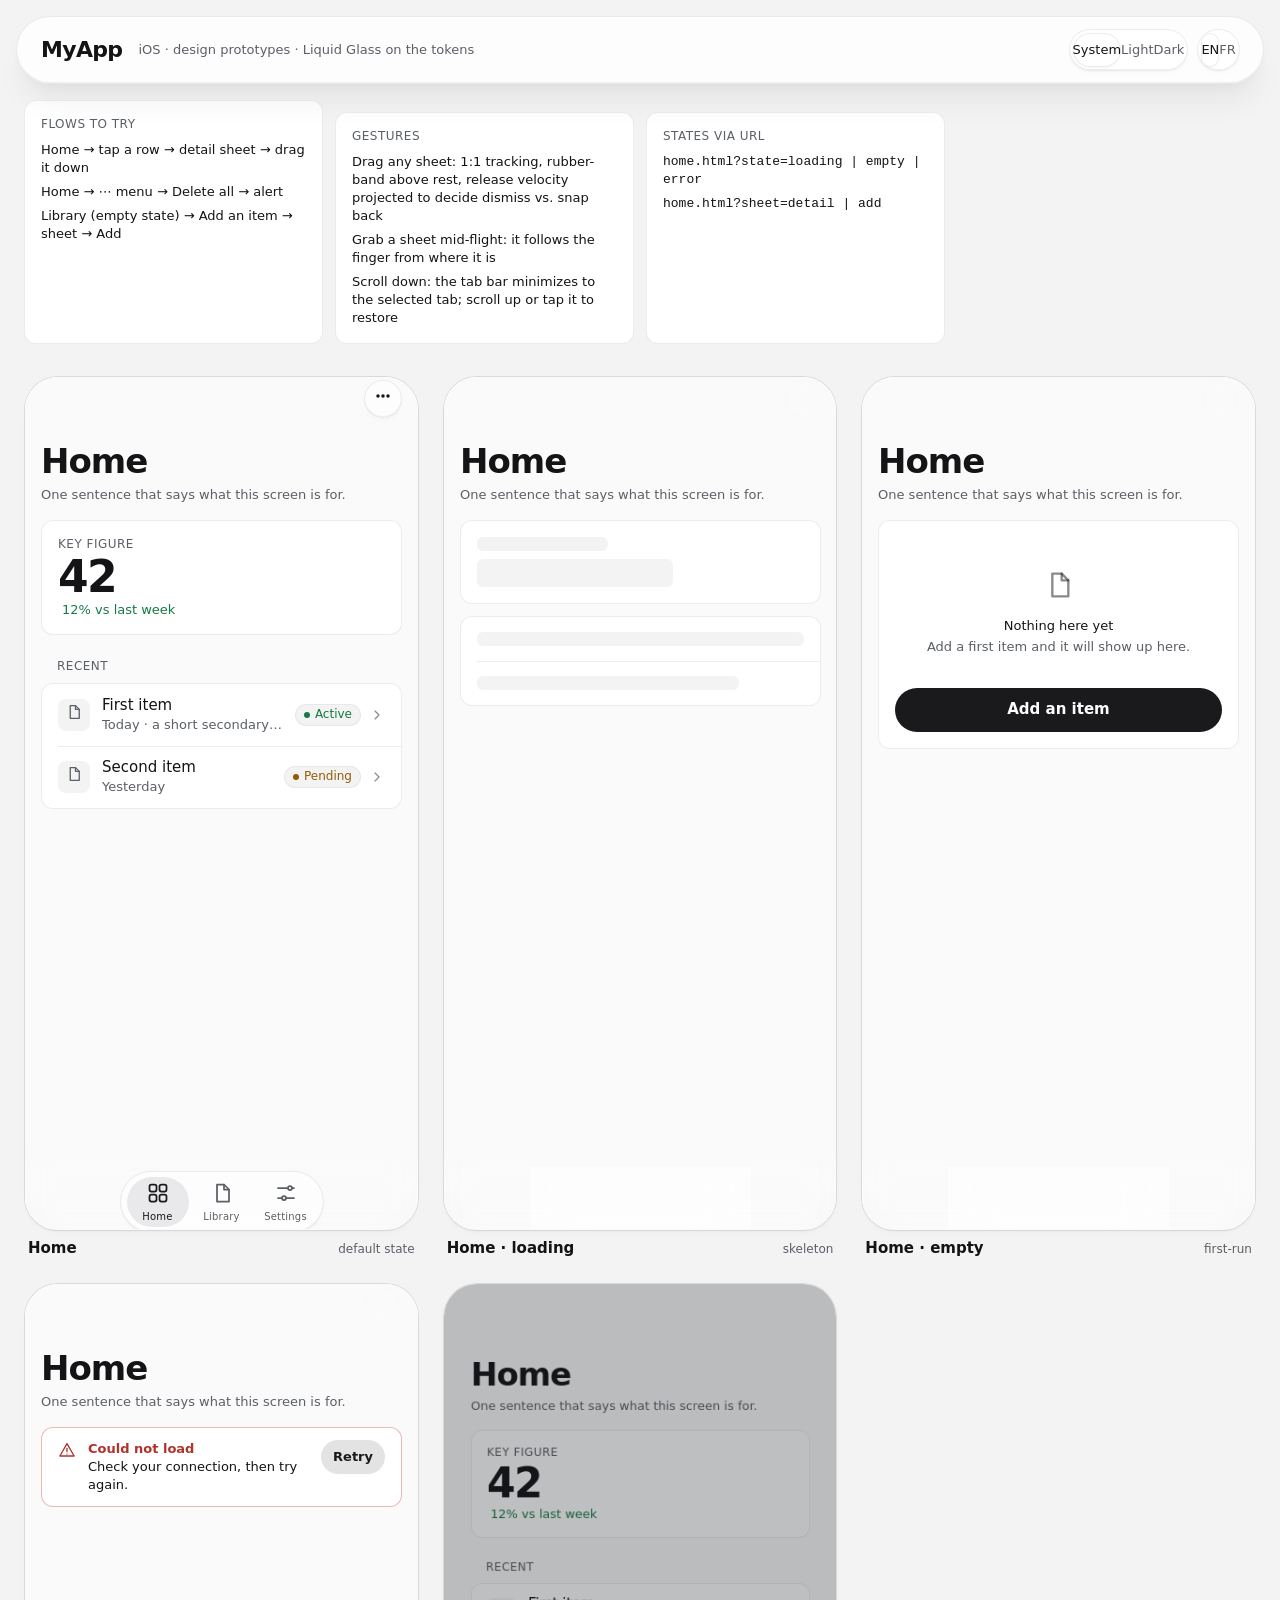
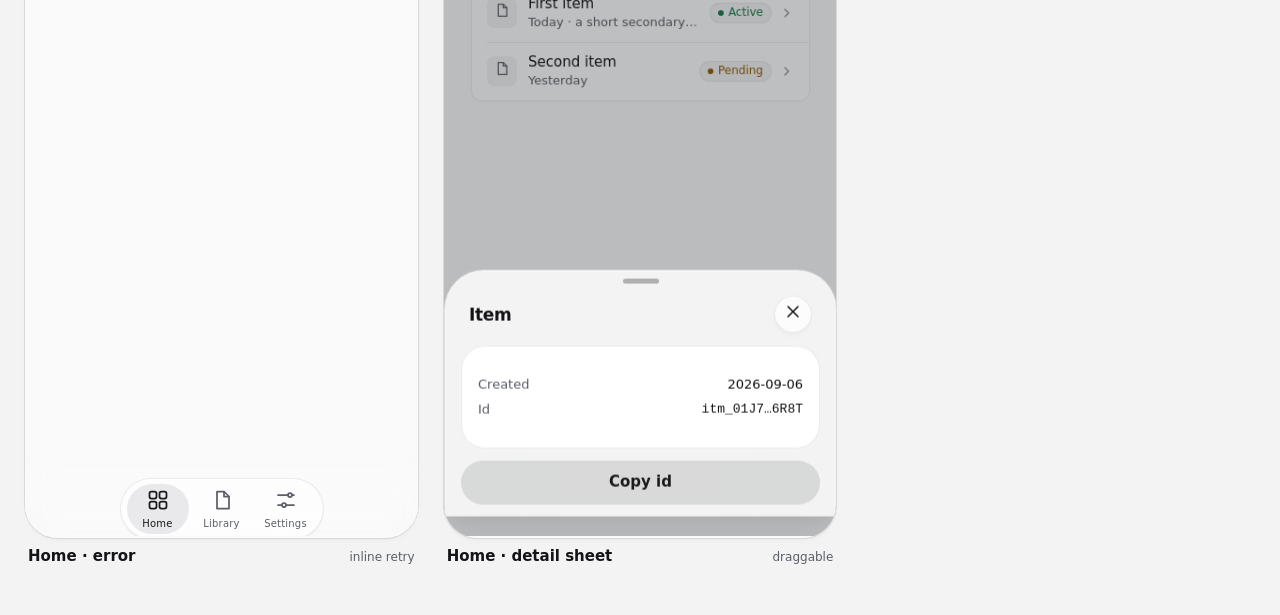
<file: design/index.html>
<!doctype html>
<html lang="en">
<head>
<meta charset="utf-8">
<meta name="viewport" content="width=device-width,initial-scale=1">
<title>MyApp · Design gallery</title>
<link rel="stylesheet" href="tokens.css">
<link rel="stylesheet" href="glass.css">
<script defer src="app.js"></script>
<style>
  body { background: var(--color-surface-sunken); }
  .gallery-head { position: sticky; top: 0; z-index: 10; display: flex; align-items: center; justify-content: space-between; gap: var(--space-4); padding: var(--space-3) var(--space-5); margin: var(--space-4); border-radius: var(--radius-full); }
  .gallery-head .wordmark { font-size: 22px; }
  .gallery-head nav { display: flex; gap: var(--space-2); align-items: center; }
  .grid { display: grid; grid-template-columns: repeat(auto-fill, minmax(300px, 1fr)); gap: var(--space-5); padding: 0 var(--space-5) var(--space-7); }
  .shot { display: flex; flex-direction: column; gap: var(--space-2); }
  .shot__frame { position: relative; aspect-ratio: 393 / 852; border-radius: 34px; overflow: hidden; border: 1px solid var(--color-border-strong); background: var(--color-bg); box-shadow: var(--shadow-1); }
  .shot__frame iframe { position: absolute; inset: 0; width: 393px; height: 852px; border: 0; transform-origin: 0 0; pointer-events: none; }
  .shot__frame a { position: absolute; inset: 0; }
  .shot__meta { display: flex; justify-content: space-between; align-items: baseline; padding: 0 var(--space-1); }
  .shot__meta strong { font-weight: 600; }
  .shot__meta span { color: var(--color-text-muted); font-size: var(--font-size-xs); }
  .flows { padding: 0 var(--space-5) var(--space-6); display: grid; grid-template-columns: repeat(auto-fill, minmax(280px, 1fr)); gap: var(--space-3); }
</style>
</head>
<body>
  <header class="gallery-head glass glass--thick">
    <div style="display:flex; align-items:center; gap: var(--space-4)"><span class="wordmark">MyApp</span><span class="t-sm muted">iOS · design prototypes · Liquid Glass on the tokens</span></div>
    <nav>
      <div class="segmented glass" data-group="theme"><button data-theme-option="" aria-selected="true">System</button><button data-theme-option="light" aria-selected="false">Light</button><button data-theme-option="dark" aria-selected="false">Dark</button></div>
      <div class="segmented glass" data-group="lang"><button data-lang-option="en" aria-selected="true">EN</button><button data-lang-option="fr" aria-selected="false">FR</button></div>
    </nav>
  </header>

  <section class="flows">
    <div class="card"><div class="label" style="margin-bottom: var(--space-2)">Flows to try</div>
      <ul class="t-sm" style="display:grid; gap:6px">
        <li>Home → tap a row → detail sheet → drag it down</li>
        <li>Home → ⋯ menu → Delete all → alert</li>
        <li>Library (empty state) → Add an item → sheet → Add</li>
      </ul></div>
    <div class="card"><div class="label" style="margin-bottom: var(--space-2)">Gestures</div>
      <ul class="t-sm" style="display:grid; gap:6px">
        <li>Drag any sheet: 1:1 tracking, rubber-band above rest, release velocity projected to decide dismiss vs. snap back</li>
        <li>Grab a sheet mid-flight: it follows the finger from where it is</li>
        <li>Scroll down: the tab bar minimizes to the selected tab; scroll up or tap it to restore</li>
      </ul></div>
    <div class="card"><div class="label" style="margin-bottom: var(--space-2)">States via URL</div>
      <ul class="t-sm mono" style="display:grid; gap:6px">
        <li>home.html?state=loading | empty | error</li>
        <li>home.html?sheet=detail | add</li>
      </ul></div>
  </section>

  <main class="grid" id="grid"></main>

<script>
  // [file, title, note]. One entry per screen and per state worth a thumbnail.
  const screens = [
    ['home.html', 'Home', 'default state'],
    ['home.html?state=loading', 'Home · loading', 'skeleton'],
    ['home.html?state=empty', 'Home · empty', 'first-run'],
    ['home.html?state=error', 'Home · error', 'inline retry'],
    ['home.html?sheet=detail', 'Home · detail sheet', 'draggable'],
  ];
  const grid = document.getElementById('grid');
  for (const [file, title, note] of screens) {
    const shot = document.createElement('article');
    shot.className = 'shot';
    shot.innerHTML = `<div class="shot__frame"><iframe src="${file}" title="${title}" loading="lazy"></iframe><a href="${file}" aria-label="Open ${title}"></a></div><div class="shot__meta"><strong>${title}</strong><span>${note}</span></div>`;
    grid.appendChild(shot);
  }
  // Scale the 393px frames to the column width.
  const fit = () => document.querySelectorAll('.shot__frame').forEach((f) => { const s = f.clientWidth / 393; f.querySelector('iframe').style.transform = `scale(${s})`; });
  addEventListener('resize', fit); requestAnimationFrame(fit);
  // The gallery's theme and language propagate into the frames on load.
  addEventListener('storage', () => document.querySelectorAll('iframe').forEach((f) => f.contentWindow.location.reload()));
</script>
</body>
</html>
</file>
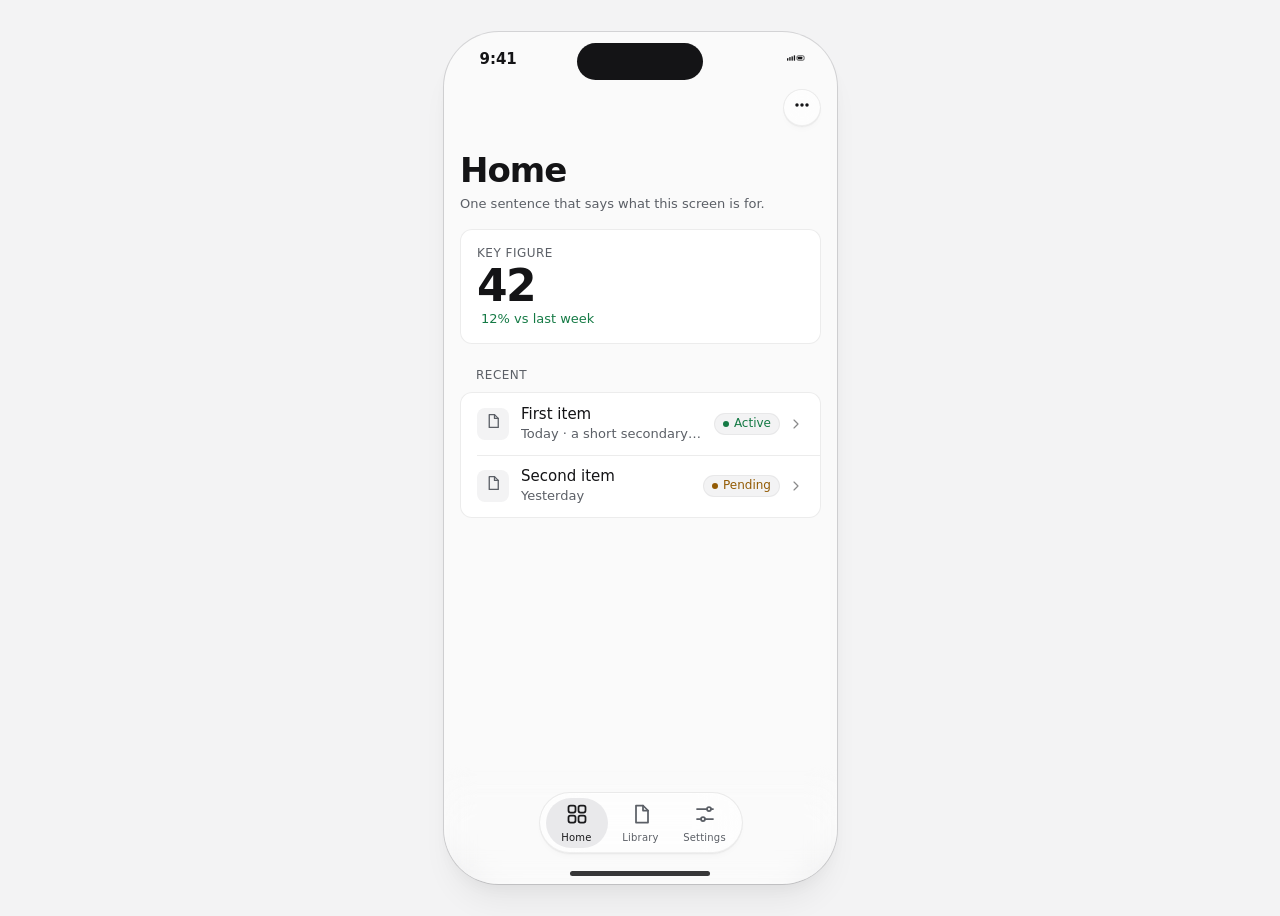
<file: design/home.html>
<!doctype html>
<html lang="en">
<head>
<meta charset="utf-8">
<meta name="viewport" content="width=device-width,initial-scale=1,viewport-fit=cover">
<title>MyApp · Home</title>
<link rel="stylesheet" href="tokens.css">
<link rel="stylesheet" href="glass.css">
<script defer src="app.js"></script>
<style>
  /* Screen-local rules only. Anything reused twice moves to glass.css. */
</style>
</head>
<body>
<div class="stage">
  <div class="device">
    <div class="device__island"></div>
    <div class="device__status"><span class="num">9:41</span><span><svg viewBox="0 0 40 12" fill="currentColor" aria-hidden="true"><rect x="0" y="6" width="3" height="6" rx="1"/><rect x="5" y="4" width="3" height="8" rx="1"/><rect x="10" y="2" width="3" height="10" rx="1"/><rect x="15" y="0" width="3" height="12" rx="1"/><rect x="22" y="1" width="16" height="10" rx="3" fill="none" stroke="currentColor" stroke-width="1.5"/><rect x="24" y="3" width="10" height="6" rx="1.5"/></svg></span></div>
    <div class="device__home"></div>

    <div class="device__content">
      <!-- Floating glass chrome: content scrolls under it. The compact title fades in on scroll. -->
      <header class="chrome">
        <span></span>
        <span class="chrome__title glass" data-en="Home" data-fr="Accueil">Home</span>
        <button class="icon-btn glass" data-toggle-menu="more" aria-label="More"><i data-icon="ellipsis"></i></button>
      </header>
      <div class="edge edge--top"></div>

      <main class="screen" id="screen">
        <div class="title-block">
          <h1 data-en="Home" data-fr="Accueil">Home</h1>
          <p data-en="One sentence that says what this screen is for." data-fr="Une phrase qui dit à quoi sert cet écran.">One sentence that says what this screen is for.</p>
        </div>

        <!-- ?state=loading | empty | error | default. Every state a screen can be in exists here. -->
        <section data-state="loading" hidden>
          <div class="card"><div class="skeleton" style="height: 14px; width: 40%">&nbsp;</div><div class="skeleton" style="height: 28px; width: 60%; margin-top: 8px">&nbsp;</div></div>
          <div class="list"><div class="row"><div class="skeleton" style="height: 14px; width: 100%">&nbsp;</div></div><div class="row"><div class="skeleton" style="height: 14px; width: 80%">&nbsp;</div></div></div>
        </section>

        <section data-state="empty" hidden>
          <div class="card">
            <div class="empty"><i data-icon="doc"></i><strong data-en="Nothing here yet" data-fr="Rien ici pour l'instant">Nothing here yet</strong><span data-en="Add a first item and it will show up here." data-fr="Ajoutez un premier élément et il apparaîtra ici.">Add a first item and it will show up here.</span></div>
            <button class="btn btn--prominent btn--block" data-open-sheet="add" data-en="Add an item" data-fr="Ajouter un élément">Add an item</button>
          </div>
        </section>

        <section data-state="error" hidden>
          <div class="banner banner--danger"><i data-icon="warning"></i><div><strong data-en="Could not load" data-fr="Chargement impossible">Could not load</strong><p data-en="Check your connection, then try again." data-fr="Vérifiez votre connexion, puis réessayez.">Check your connection, then try again.</p></div><button class="btn btn--sm btn--tinted" data-en="Retry" data-fr="Réessayer">Retry</button></div>
        </section>

        <section data-state="default">
          <div class="card">
            <div class="stat"><span class="label" data-en="Key figure" data-fr="Chiffre clé">Key figure</span><span class="stat__value stat__value--hero num">42</span><span class="stat__delta stat__delta--down"><i data-icon="arrowDown"></i><span data-en="12% vs last week" data-fr="12 % vs semaine dernière">12% vs last week</span></span></div>
          </div>

          <div class="section">
            <div class="label section__label" data-en="Recent" data-fr="Récent">Recent</div>
            <div class="list">
              <button class="row row--tappable" data-open-sheet="detail">
                <span class="row__icon"><i data-icon="doc"></i></span>
                <span class="row__main"><span class="row__title">First item</span><span class="row__sub" data-en="Today · a short secondary line" data-fr="Aujourd'hui · une ligne secondaire courte">Today · a short secondary line</span></span>
                <span class="row__trail"><span class="pill pill--positive" data-en="Active" data-fr="Actif">Active</span><svg class="chevron" viewBox="0 0 24 24" fill="none" stroke="currentColor" stroke-width="1.75" stroke-linecap="round" stroke-linejoin="round"><path d="M9 6l6 6-6 6"/></svg></span>
              </button>
              <button class="row row--tappable" data-open-sheet="detail">
                <span class="row__icon"><i data-icon="doc"></i></span>
                <span class="row__main"><span class="row__title">Second item</span><span class="row__sub" data-en="Yesterday" data-fr="Hier">Yesterday</span></span>
                <span class="row__trail"><span class="pill pill--warn" data-en="Pending" data-fr="En attente">Pending</span><svg class="chevron" viewBox="0 0 24 24" fill="none" stroke="currentColor" stroke-width="1.75" stroke-linecap="round" stroke-linejoin="round"><path d="M9 6l6 6-6 6"/></svg></span>
              </button>
            </div>
          </div>
        </section>
      </main>

      <!-- Floating tab bar: minimizes on scroll down (iOS 26), standard bar on iOS 18 -->
      <nav class="tabbar glass" aria-label="Tabs">
        <a class="tab" href="home.html" aria-current="page"><i data-icon="overview"></i><span data-en="Home" data-fr="Accueil">Home</span></a>
        <a class="tab" href="home.html?state=empty"><i data-icon="doc"></i><span data-en="Library" data-fr="Bibliothèque">Library</span></a>
        <a class="tab" href="home.html?state=error"><i data-icon="sliders"></i><span data-en="Settings" data-fr="Réglages">Settings</span></a>
      </nav>
      <div class="edge edge--bottom"></div>

      <!-- Anchored menu: grows out of its trigger -->
      <div class="menu glass glass--thick" data-menu="more" role="menu">
        <button role="menuitem" data-toast="Refreshed"><span data-en="Refresh" data-fr="Actualiser">Refresh</span><i data-icon="refresh"></i></button>
        <hr>
        <button role="menuitem" class="danger" data-open-alert="delete"><span data-en="Delete all" data-fr="Tout supprimer">Delete all</span><i data-icon="trash"></i></button>
      </div>
    </div>

    <div class="scrim"></div>

    <!-- Draggable sheet: 1:1 tracking, rubber-band, velocity projected on release -->
    <section class="sheet glass glass--thick" data-sheet="detail" role="dialog" aria-labelledby="detail-title">
      <div class="sheet__grabber"></div>
      <div class="sheet__head"><h2 id="detail-title" data-en="Item" data-fr="Élément">Item</h2><button class="icon-btn glass" data-close-sheet aria-label="Close"><i data-icon="close"></i></button></div>
      <div class="sheet__body">
        <div class="card"><dl class="kv"><dt data-en="Created" data-fr="Créé">Created</dt><dd class="num">2026-09-06</dd><dt>Id</dt><dd class="mono">itm_01J7…6R8T</dd></dl></div>
      </div>
      <div class="sheet__actions"><button class="btn btn--tinted btn--block" data-copy="itm_01J7ZK3Q9V8M2N4P6R8T" data-en="Copy id" data-fr="Copier l'id">Copy id</button></div>
    </section>

    <section class="sheet glass glass--thick" data-sheet="add" role="dialog" aria-labelledby="add-title">
      <div class="sheet__grabber"></div>
      <div class="sheet__head"><h2 id="add-title" data-en="New item" data-fr="Nouvel élément">New item</h2><button class="icon-btn glass" data-close-sheet aria-label="Close"><i data-icon="close"></i></button></div>
      <div class="sheet__body">
        <div class="field"><label for="name" data-en="Name" data-fr="Nom">Name</label><input id="name" class="input" data-autofocus></div>
      </div>
      <div class="sheet__actions"><button class="btn btn--prominent btn--block" data-close-sheet data-toast="Added" data-en="Add" data-fr="Ajouter">Add</button></div>
    </section>

    <!-- Alert: destructive, irreversible actions only -->
    <div class="alert glass glass--thick" data-alert="delete" role="alertdialog">
      <h3 data-en="Delete everything?" data-fr="Tout supprimer ?">Delete everything?</h3>
      <p data-en="This cannot be undone." data-fr="Cette action est irréversible.">This cannot be undone.</p>
      <div class="alert__actions"><button class="btn btn--danger-filled btn--block" data-close-alert data-toast="Deleted" data-en="Delete" data-fr="Supprimer">Delete</button><button class="btn btn--glass btn--block" data-close-alert data-en="Cancel" data-fr="Annuler">Cancel</button></div>
    </div>
  </div>
</div>
<script>
  // ?state=loading|empty|error|default selects the section shown; the view model's enum in SwiftUI.
  const state = new URLSearchParams(location.search).get('state') || 'default';
  document.querySelectorAll('[data-state]').forEach((s) => { s.hidden = s.dataset.state !== state; });
</script>
</body>
</html>
</file>
<file: design/tokens.css>
/*
 * GENERATED by Scripts/build-tokens.py from design/tokens.json. DO NOT EDIT: run `make tokens`.
 */

:root {
  --font-family-display: -apple-system, system-ui, sans-serif;
  --font-family-body: -apple-system, system-ui, sans-serif;
  --font-family-mono: ui-monospace, 'SF Mono', Menlo, monospace;
  --font-size-xs: 0.75rem;
  --font-size-sm: 0.8125rem;
  --font-size-md: 0.9375rem;
  --font-size-lg: 1.0625rem;
  --font-size-xl: 1.375rem;
  --font-size-2xl: 1.75rem;
  --font-size-3xl: 2.125rem;
  --font-line-height-xs: 1.3333;
  --font-line-height-sm: 1.3846;
  --font-line-height-md: 1.3333;
  --font-line-height-lg: 1.2941;
  --font-line-height-xl: 1.2727;
  --font-line-height-2xl: 1.2143;
  --font-line-height-3xl: 1.2;
  --font-weight-regular: 400;
  --font-weight-medium: 500;
  --font-weight-semibold: 600;
  --font-weight-bold: 700;
  --font-tracking-normal: 0;
  --font-tracking-tight: -0.02em;
  --font-tracking-wide: 0.04em;
  --font-feature-numeric: "tnum", "lnum";
  --space-1: 4px;
  --space-2: 8px;
  --space-3: 12px;
  --space-4: 16px;
  --space-5: 24px;
  --space-6: 32px;
  --space-7: 48px;
  --space-8: 64px;
  --radius-sm: 6px;
  --radius-md: 8px;
  --radius-lg: 12px;
  --radius-full: 999px;
  --shadow-1: 0px 1px 1px 0px rgba(0, 0, 0, 0.02), 0px 4px 8px -4px rgba(0, 0, 0, 0.04);
  --shadow-2: 0px 1px 1px 0px rgba(0, 0, 0, 0.02), 0px 8px 16px -4px rgba(0, 0, 0, 0.04), 0px 24px 32px -8px rgba(0, 0, 0, 0.06);
  --motion-duration-0: 1ms;
  --motion-duration-1: 100ms;
  --motion-duration-2: 150ms;
  --motion-duration-3: 200ms;
  --motion-duration-4: 400ms;
  --motion-stagger-1: 40ms;
  --motion-stagger-2: 60ms;
  --motion-stagger-3: 90ms;
  --motion-easing-standard: cubic-bezier(0.2, 0, 0, 1);
  --motion-easing-out: cubic-bezier(0, 0, 0.2, 1);

  --color-bg: #FAFAFA;
  --color-bg-hover: #F2F2F3;
  --color-bg-active: #E9E9EB;
  --color-surface: #FFFFFF;
  --color-surface-sunken: #F3F3F4;
  --color-border: rgba(20, 20, 22, 0.08);
  --color-border-strong: rgba(20, 20, 22, 0.14);
  --color-border-subtle: rgba(20, 20, 22, 0.05);
  --color-border-control: rgba(20, 20, 22, 0.50);
  --color-text-primary: #141416;
  --color-text-muted: #5B5F66;
  --color-text-on-action: #FFFFFF;
  --color-action-primary: #1A1A1C;
  --color-action-hover: #333336;
  --color-focus: #2F6FED;
  --color-accent: #2F6FED;
  --color-accent-text: #1F4FB3;
  --color-positive: #1E9E5A;
  --color-positive-text: #157A45;
  --color-warn: #C77A0A;
  --color-warn-text: #935B04;
  --color-danger: #C1372C;
  --color-danger-text: #B0322A;
  --dataviz-1: #2F6FED;
  --dataviz-2: #D99A2B;
  --dataviz-3: #1E9E5A;
  --dataviz-4: #8E5572;
  --dataviz-5: #3B8EA5;
  --dataviz-6: #C4683B;
}

/* Dark theme: the explicit opt-in wins in both directions */
[data-theme="dark"] {
  --color-bg: #0E0E10;
  --color-bg-hover: #1A1A1D;
  --color-bg-active: #232326;
  --color-surface: #161618;
  --color-surface-sunken: #1C1C1F;
  --color-border: rgba(255, 255, 255, 0.07);
  --color-border-strong: rgba(255, 255, 255, 0.13);
  --color-border-subtle: rgba(255, 255, 255, 0.04);
  --color-border-control: rgba(255, 255, 255, 0.38);
  --color-text-primary: #F2F2F3;
  --color-text-muted: #A3A6AD;
  --color-text-on-action: #0E0E10;
  --color-action-primary: #F2F2F3;
  --color-action-hover: #D6D6D8;
  --color-focus: #6C9CFF;
  --color-accent: #6C9CFF;
  --color-accent-text: #6C9CFF;
  --color-positive: #34C079;
  --color-positive-text: #34C079;
  --color-warn: #E8A33D;
  --color-warn-text: #E8A33D;
  --color-danger: #E87A6F;
  --color-danger-text: #E87A6F;
  --dataviz-1: #6C9CFF;
  --dataviz-2: #E8B04A;
  --dataviz-3: #34C079;
  --dataviz-4: #B07A97;
  --dataviz-5: #5FB0C6;
  --dataviz-6: #D98A5F;
}

@media (prefers-color-scheme: dark) {
  :root:not([data-theme="light"]) {
    --color-bg: #0E0E10;
    --color-bg-hover: #1A1A1D;
    --color-bg-active: #232326;
    --color-surface: #161618;
    --color-surface-sunken: #1C1C1F;
    --color-border: rgba(255, 255, 255, 0.07);
    --color-border-strong: rgba(255, 255, 255, 0.13);
    --color-border-subtle: rgba(255, 255, 255, 0.04);
    --color-border-control: rgba(255, 255, 255, 0.38);
    --color-text-primary: #F2F2F3;
    --color-text-muted: #A3A6AD;
    --color-text-on-action: #0E0E10;
    --color-action-primary: #F2F2F3;
    --color-action-hover: #D6D6D8;
    --color-focus: #6C9CFF;
    --color-accent: #6C9CFF;
    --color-accent-text: #6C9CFF;
    --color-positive: #34C079;
    --color-positive-text: #34C079;
    --color-warn: #E8A33D;
    --color-warn-text: #E8A33D;
    --color-danger: #E87A6F;
    --color-danger-text: #E87A6F;
    --dataviz-1: #6C9CFF;
    --dataviz-2: #E8B04A;
    --dataviz-3: #34C079;
    --dataviz-4: #B07A97;
    --dataviz-5: #5FB0C6;
    --dataviz-6: #D98A5F;
  }
}
</file>
<file: design/glass.css>
/*
 * iOS design prototypes: Liquid Glass layer on top of the tokens.
 *
 * Every color, size, radius and duration below is a token from tokens.css (or a
 * color-mix of tokens). Glass is a MATERIAL (blur + translucency + one specular
 * hairline), never a decoration: no gradients, no glows, no tinted washes.
 * Kit reference: .claude/skills/design-prototypes/references/kit.md
 *
 *   ┌──────────────── device (393 × 852, corner 55) ────────────────┐
 *   │  ● top chrome: glass circles / capsules, content scrolls under │
 *   │                                                                │
 *   │  large title (in content)                                      │
 *   │  ┌── card (surface, hairline, r12) ──┐                         │
 *   │  └───────────────────────────────────┘                         │
 *   │                                                                │
 *   │  ╭── sheet (glass, r40, concentric children r24) ─────────╮    │
 *   │  │  ▬ grabber                                             │    │
 *   ╭──╮────── floating tab bar (glass capsule, minimizes) ──╭──╮    │
 *   └────────────────────────────────────────────────────────────────┘
 */

/* ---------- Glass material tokens (derived from semantic tokens) ---------- */
:root {
  --glass-bg: color-mix(in srgb, var(--color-surface) 62%, transparent);
  --glass-bg-thick: color-mix(in srgb, var(--color-surface) 82%, transparent);
  --glass-bg-clear: color-mix(in srgb, var(--color-surface) 38%, transparent);
  --glass-highlight: rgba(255, 255, 255, 0.55);
  --glass-shade: rgba(23, 27, 29, 0.06);
  --glass-blur: 22px;
  --glass-blur-thick: 36px;
  --glass-saturate: 165%;
  --scrim: rgba(23, 27, 29, 0.28);

  --device-w: 393px;
  --device-h: 852px;
  --device-radius: 55px;
  --sheet-radius: 40px;
  --chrome-h: 44px;
  --tabbar-h: 62px;
  --safe-top: 54px;
  --safe-bottom: 34px;
  --touch: 44px;

  /* Springs, expressed as CSS fallbacks for non-gesture motion */
  --ease-glass: var(--motion-easing-standard);
}
[data-theme="dark"] {
  --glass-highlight: rgba(255, 255, 255, 0.12);
  --glass-shade: rgba(0, 0, 0, 0.35);
  --scrim: rgba(0, 0, 0, 0.5);
}
@media (prefers-color-scheme: dark) {
  :root:not([data-theme="light"]) {
    --glass-highlight: rgba(255, 255, 255, 0.12);
    --glass-shade: rgba(0, 0, 0, 0.35);
    --scrim: rgba(0, 0, 0, 0.5);
  }
}

/* ---------- Reset & base type ---------- */
*, *::before, *::after { box-sizing: border-box; }
html { -webkit-text-size-adjust: 100%; }
body {
  margin: 0;
  min-height: 100vh;
  background: var(--color-bg);
  color: var(--color-text-primary);
  font-family: var(--font-family-body);
  font-size: var(--font-size-md);
  line-height: var(--font-line-height-md);
  -webkit-font-smoothing: antialiased;
  font-optical-sizing: auto;
}
h1, h2, h3, p { margin: 0; }
button, input, select, textarea { font: inherit; color: inherit; }
button { background: none; border: 0; padding: 0; cursor: pointer; touch-action: manipulation; }
a { color: inherit; text-decoration: none; }
ul { margin: 0; padding: 0; list-style: none; }
:focus-visible { outline: 2px solid var(--color-focus); outline-offset: 2px; }

.num { font-variant-numeric: tabular-nums lining-nums slashed-zero; font-feature-settings: var(--font-feature-numeric); }
.mono { font-family: var(--font-family-mono); font-feature-settings: var(--font-feature-numeric); }
.display { font-family: var(--font-family-display); letter-spacing: var(--font-tracking-tight); }
.muted { color: var(--color-text-muted); }
.sr-only { position: absolute; width: 1px; height: 1px; overflow: hidden; clip: rect(0 0 0 0); white-space: nowrap; }

/* Type scale (dashboard scale, tracking is size-specific) */
.t-xs { font-size: var(--font-size-xs); line-height: var(--font-line-height-xs); letter-spacing: 0.01em; }
.t-sm { font-size: var(--font-size-sm); line-height: var(--font-line-height-sm); }
.t-md { font-size: var(--font-size-md); line-height: var(--font-line-height-md); }
.t-lg { font-size: var(--font-size-lg); line-height: var(--font-line-height-lg); letter-spacing: var(--font-tracking-tight); font-weight: var(--font-weight-semibold); }
.t-xl { font-size: var(--font-size-xl); line-height: var(--font-line-height-xl); letter-spacing: var(--font-tracking-tight); font-weight: var(--font-weight-semibold); }
.t-2xl { font-size: var(--font-size-2xl); line-height: var(--font-line-height-2xl); letter-spacing: var(--font-tracking-tight); font-weight: var(--font-weight-bold); }
.t-3xl { font-size: var(--font-size-3xl); line-height: var(--font-line-height-3xl); letter-spacing: -0.03em; font-weight: var(--font-weight-bold); }
.label { font-size: var(--font-size-xs); line-height: var(--font-line-height-xs); letter-spacing: var(--font-tracking-wide); text-transform: uppercase; color: var(--color-text-muted); font-weight: var(--font-weight-medium); }

/* ---------- Device frame ---------- */
.stage {
  min-height: 100vh;
  display: grid;
  place-items: center;
  padding: var(--space-6);
  background: var(--color-surface-sunken);
}
.device {
  position: relative;
  width: var(--device-w);
  height: var(--device-h);
  border-radius: var(--device-radius);
  background: var(--color-bg);
  overflow: hidden;
  box-shadow: 0 0 0 1px var(--color-border-strong), var(--shadow-2);
  isolation: isolate;
}
.device__island {
  position: absolute; top: 11px; left: 50%; transform: translateX(-50%);
  width: 126px; height: 37px; border-radius: var(--radius-full);
  background: var(--color-text-primary); z-index: 60;
}
[data-theme="dark"] .device__island { background: #000; }
.device__status {
  position: absolute; top: 18px; left: 0; right: 0; z-index: 61;
  display: flex; justify-content: space-between; padding: 0 var(--space-6) 0 calc(var(--space-6) + 4px);
  font-size: 15px; font-weight: var(--font-weight-semibold); pointer-events: none;
}
.device__status svg { width: 18px; height: 12px; }
.device__home {
  position: absolute; bottom: 8px; left: 50%; transform: translateX(-50%);
  width: 140px; height: 5px; border-radius: var(--radius-full);
  background: var(--color-text-primary); opacity: 0.85; z-index: 60; pointer-events: none;
}
@media (max-width: 500px) {
  .stage { padding: 0; background: var(--color-bg); }
  .device { width: 100vw; height: 100dvh; border-radius: 0; box-shadow: none; }
  .device__island, .device__status, .device__home { display: none; }
  :root { --safe-top: env(safe-area-inset-top, 20px); --safe-bottom: env(safe-area-inset-bottom, 16px); }
}

/* ---------- Scroll container: content scrolls UNDER the chrome ---------- */
.screen {
  position: absolute; inset: 0;
  overflow-y: auto; overflow-x: hidden;
  -webkit-overflow-scrolling: touch;
  scrollbar-width: none;
  padding: calc(var(--safe-top) + var(--chrome-h) + var(--space-3)) var(--space-4) calc(var(--safe-bottom) + var(--tabbar-h) + var(--space-6));
  scroll-behavior: smooth;
}
.screen::-webkit-scrollbar { display: none; }
.screen--plain { padding-bottom: calc(var(--safe-bottom) + var(--space-6)); }
.screen--centered { display: flex; flex-direction: column; justify-content: center; }

/* Scroll edge effect: progressive blur where content meets floating chrome. No hard line. */
.edge {
  position: absolute; left: 0; right: 0; z-index: 40; pointer-events: none;
  backdrop-filter: blur(14px) saturate(var(--glass-saturate));
  -webkit-backdrop-filter: blur(14px) saturate(var(--glass-saturate));
  opacity: 0; transition: opacity var(--motion-duration-3) var(--ease-glass);
}
.edge--top {
  top: 0; height: calc(var(--safe-top) + var(--chrome-h) + var(--space-5));
  mask-image: linear-gradient(to bottom, black 55%, transparent);
  -webkit-mask-image: linear-gradient(to bottom, black 55%, transparent);
}
.edge--bottom {
  bottom: 0; height: calc(var(--safe-bottom) + var(--tabbar-h) + var(--space-5));
  mask-image: linear-gradient(to top, black 50%, transparent);
  -webkit-mask-image: linear-gradient(to top, black 50%, transparent);
}
.device[data-scrolled="true"] .edge--top { opacity: 1; }
.device[data-scrolled-bottom="true"] .edge--bottom { opacity: 1; }
.device:has(.tabbar) .edge--bottom { opacity: 1; }

/* ---------- The glass material ---------- */
.glass {
  background: var(--glass-bg);
  backdrop-filter: blur(var(--glass-blur)) saturate(var(--glass-saturate));
  -webkit-backdrop-filter: blur(var(--glass-blur)) saturate(var(--glass-saturate));
  border: 1px solid var(--color-border);
  box-shadow:
    inset 0 1px 0 var(--glass-highlight),  /* light catching the top edge */
    inset 0 -1px 0 var(--glass-shade),
    var(--shadow-1);
}
.glass--thick {
  background: var(--glass-bg-thick);
  backdrop-filter: blur(var(--glass-blur-thick)) saturate(var(--glass-saturate));
  -webkit-backdrop-filter: blur(var(--glass-blur-thick)) saturate(var(--glass-saturate));
  box-shadow: inset 0 1px 0 var(--glass-highlight), inset 0 -1px 0 var(--glass-shade), var(--shadow-2);
}
.glass--clear { background: var(--glass-bg-clear); }
@media (prefers-reduced-transparency: reduce) {
  .glass, .glass--thick, .glass--clear { background: var(--color-surface); backdrop-filter: none; -webkit-backdrop-filter: none; }
  .edge { backdrop-filter: none; -webkit-backdrop-filter: none; background: var(--color-bg); }
}
@media (prefers-contrast: more) {
  .glass, .glass--thick { background: var(--color-surface); border-color: var(--color-border-control); }
}

/* ---------- Top chrome: floating glass controls, transparent bar ---------- */
.chrome {
  position: absolute; top: var(--safe-top); left: 0; right: 0; z-index: 50;
  height: var(--chrome-h); padding: 0 var(--space-4);
  display: flex; align-items: center; justify-content: space-between; gap: var(--space-2);
  pointer-events: none;
}
.chrome > * { pointer-events: auto; }
.chrome__title {
  position: absolute; left: 50%; top: 50%; transform: translate(-50%, -50%) scale(0.96);
  height: 36px; padding: 0 var(--space-4); display: flex; align-items: center;
  border-radius: var(--radius-full); font-weight: var(--font-weight-semibold); font-size: var(--font-size-md);
  opacity: 0; transition: opacity var(--motion-duration-3) var(--ease-glass), transform var(--motion-duration-3) var(--ease-glass);
  white-space: nowrap;
}
.device[data-scrolled="true"] .chrome__title { opacity: 1; transform: translate(-50%, -50%) scale(1); }
.chrome__group { display: flex; gap: var(--space-1); padding: 3px; border-radius: var(--radius-full); }
.chrome__group .icon-btn { border: 0; box-shadow: none; background: transparent; backdrop-filter: none; -webkit-backdrop-filter: none; }
.chrome__spacer { flex: 1; }

.icon-btn {
  width: 38px; height: 38px; border-radius: var(--radius-full);
  display: inline-grid; place-items: center; color: var(--color-text-primary);
  transition: transform var(--motion-duration-1) ease-out, background-color var(--motion-duration-1);
  position: relative;
}
.icon-btn::after { content: ""; position: absolute; inset: -4px; } /* 44pt hit area around a 38pt glyph */
.icon-btn:active { transform: scale(0.94); background: var(--color-bg-active); }
.icon-btn svg { width: 20px; height: 20px; }
.icon-btn--label { width: auto; padding: 0 var(--space-3); gap: var(--space-1); font-weight: var(--font-weight-medium); font-size: var(--font-size-sm); display: inline-flex; align-items: center; }

/* Large title in content, iOS-style */
.title-block { padding: var(--space-2) 0 var(--space-4); }
.title-block h1 { font-size: var(--font-size-3xl); line-height: var(--font-line-height-3xl); letter-spacing: -0.03em; font-weight: var(--font-weight-bold); font-family: var(--font-family-display); }
.title-block p { margin-top: var(--space-1); color: var(--color-text-muted); font-size: var(--font-size-sm); line-height: var(--font-line-height-sm); }

/* ---------- Floating tab bar (Liquid Glass capsule, minimizes on scroll) ---------- */
.tabbar {
  position: absolute; left: 50%; bottom: calc(var(--safe-bottom) - 4px); transform: translateX(-50%);
  z-index: 50; height: var(--tabbar-h); padding: 6px; border-radius: var(--radius-full);
  display: flex; align-items: center; gap: 2px;
  transition: padding var(--motion-duration-4) var(--ease-glass);
}
.tab {
  height: 50px; min-width: 62px; padding: 0 var(--space-2); border-radius: var(--radius-full);
  display: flex; flex-direction: column; align-items: center; justify-content: center; gap: 2px;
  color: var(--color-text-muted); font-size: 10px; font-weight: var(--font-weight-medium); letter-spacing: 0.02em;
  transition: min-width var(--motion-duration-4) var(--ease-glass), padding var(--motion-duration-4) var(--ease-glass),
              opacity var(--motion-duration-3) var(--ease-glass), color var(--motion-duration-2), background-color var(--motion-duration-2), transform var(--motion-duration-1) ease-out;
  overflow: hidden; white-space: nowrap;
}
.tab svg { width: 24px; height: 24px; flex: none; }
.tab:active { transform: scale(0.94); }
.tab[aria-current="page"] { color: var(--color-action-primary); background: var(--color-bg-active); }
/* Minimized: only the selected tab survives, as a compact pill */
.device[data-minimized="true"] .tabbar { padding: 4px; }
.device[data-minimized="true"] .tab:not([aria-current="page"]) { min-width: 0; padding: 0; opacity: 0; width: 0; }
.device[data-minimized="true"] .tab[aria-current="page"] { flex-direction: row; gap: var(--space-2); height: 42px; padding: 0 var(--space-4); font-size: var(--font-size-sm); }
.device[data-minimized="true"] .tab[aria-current="page"] svg { width: 20px; height: 20px; }
.device[data-minimized="true"] .tabbar { height: 50px; }

/* ---------- Buttons ---------- */
.btn {
  display: inline-flex; align-items: center; justify-content: center; gap: var(--space-2);
  min-height: var(--touch); padding: 0 var(--space-5); border-radius: var(--radius-full);
  font-weight: var(--font-weight-semibold); font-size: var(--font-size-md); line-height: 1;
  transition: transform var(--motion-duration-1) ease-out, background-color var(--motion-duration-1), opacity var(--motion-duration-2);
  user-select: none; -webkit-user-select: none;
}
.btn:active { transform: scale(0.97); }
.btn:disabled { opacity: 0.45; pointer-events: none; }
.btn--prominent { background: var(--color-action-primary); color: var(--color-text-on-action); }
.btn--prominent:active { background: var(--color-action-hover); }
.btn--glass { color: var(--color-text-primary); }
.btn--tinted { background: color-mix(in srgb, var(--color-action-primary) 12%, transparent); color: var(--color-action-primary); }
.btn--danger { background: color-mix(in srgb, var(--color-danger) 12%, transparent); color: var(--color-danger-text); }
.btn--danger-filled { background: var(--color-danger); color: #fff; }
.btn--ghost { color: var(--color-action-primary); padding: 0 var(--space-3); }
.btn--block { width: 100%; }
.btn--sm { min-height: 34px; padding: 0 var(--space-3); font-size: var(--font-size-sm); }
.btn svg { width: 18px; height: 18px; }

/* ---------- Cards, inset lists, rows ---------- */
.card {
  background: var(--color-surface); border: 1px solid var(--color-border);
  border-radius: var(--radius-lg); padding: var(--space-4);
}
.card + .card, .card + .list, .list + .card, .list + .list, .section + .section { margin-top: var(--space-3); }
.card__head { display: flex; align-items: center; justify-content: space-between; gap: var(--space-3); margin-bottom: var(--space-3); }
.card__head h2 { font-size: var(--font-size-md); font-weight: var(--font-weight-semibold); }
.card--sunken { background: var(--color-surface-sunken); border-color: var(--color-border-subtle); }
.section { margin-top: var(--space-5); }
.section__label { padding: 0 var(--space-4) var(--space-2); }

.list { background: var(--color-surface); border: 1px solid var(--color-border); border-radius: var(--radius-lg); overflow: hidden; }
.row {
  display: flex; align-items: center; gap: var(--space-3); min-height: var(--touch);
  padding: var(--space-3) var(--space-4); width: 100%; text-align: left; position: relative;
  transition: background-color var(--motion-duration-1);
}
.row + .row::before { content: ""; position: absolute; top: 0; left: var(--space-4); right: 0; height: 1px; background: var(--color-border); }
.row--tappable:active { background: var(--color-bg-active); }
.row__icon { width: 32px; height: 32px; border-radius: var(--radius-md); display: grid; place-items: center; flex: none; background: var(--color-surface-sunken); color: var(--color-text-muted); }
.row__icon svg { width: 18px; height: 18px; }
.row__main { flex: 1; min-width: 0; }
.row__title { display: block; font-weight: var(--font-weight-medium); white-space: nowrap; overflow: hidden; text-overflow: ellipsis; }
.row__sub { display: block; color: var(--color-text-muted); font-size: var(--font-size-sm); line-height: var(--font-line-height-sm); white-space: nowrap; overflow: hidden; text-overflow: ellipsis; }
.row__trail { flex: none; text-align: right; display: flex; align-items: center; gap: var(--space-2); color: var(--color-text-muted); }
.row__trail .num { color: var(--color-text-primary); font-weight: var(--font-weight-medium); }
.chevron { width: 16px; height: 16px; color: var(--color-border-control); flex: none; }

/* Avatar: initial on a sunken tile */
.avatar { width: 36px; height: 36px; border-radius: var(--radius-md); background: var(--color-surface-sunken); border: 1px solid var(--color-border-subtle); display: grid; place-items: center; font-family: var(--font-family-display); font-weight: var(--font-weight-bold); color: var(--color-text-primary); flex: none; }
.avatar--lg { width: 56px; height: 56px; border-radius: var(--radius-lg); font-size: var(--font-size-lg); }

/* ---------- Stats ---------- */
.stat { display: flex; flex-direction: column; gap: 2px; }
.stat__value { font-family: var(--font-family-display); font-size: var(--font-size-xl); line-height: var(--font-line-height-xl); letter-spacing: var(--font-tracking-tight); font-weight: var(--font-weight-semibold); font-feature-settings: var(--font-feature-numeric); }
.stat__value--hero { font-size: 44px; line-height: 1; letter-spacing: -0.035em; font-weight: var(--font-weight-bold); }
.stat__value--sm { font-size: var(--font-size-lg); }
.stat__delta { font-size: var(--font-size-sm); display: inline-flex; align-items: center; gap: 4px; }
.stat__delta--up { color: var(--color-warn-text); }
.stat__delta--down { color: var(--color-positive-text); }
.stat-grid { display: grid; grid-template-columns: 1fr 1fr; gap: var(--space-3); }

/* ---------- Status pill: color + icon + label ---------- */
.pill { display: inline-flex; align-items: center; gap: 5px; height: 22px; padding: 0 var(--space-2); border-radius: var(--radius-full); font-size: var(--font-size-xs); font-weight: var(--font-weight-medium); background: var(--color-surface-sunken); color: var(--color-text-muted); border: 1px solid var(--color-border-subtle); white-space: nowrap; }
.pill::before { content: ""; width: 6px; height: 6px; border-radius: 50%; background: currentColor; }
.pill--positive { color: var(--color-positive-text); }
.pill--warn { color: var(--color-warn-text); }
.pill--danger { color: var(--color-danger-text); }
.pill--accent { color: var(--color-accent-text); }
.pill--mono { font-family: var(--font-family-mono); }
.pill--plain::before { display: none; }

/* ---------- Meter ---------- */
.meter { height: 6px; border-radius: var(--radius-full); background: var(--color-surface-sunken); border: 1px solid var(--color-border-subtle); overflow: hidden; }
.meter__fill { height: 100%; border-radius: inherit; background: var(--color-action-primary); transition: width var(--motion-duration-4) var(--ease-glass); }
.meter--warn .meter__fill { background: var(--color-warn); }
.meter--danger .meter__fill { background: var(--color-danger); }

/* ---------- Banner (inline notice) ---------- */
.banner { display: flex; gap: var(--space-3); align-items: flex-start; padding: var(--space-3) var(--space-4); border-radius: var(--radius-lg); border: 1px solid var(--color-border); background: var(--color-surface); font-size: var(--font-size-sm); line-height: var(--font-line-height-sm); }
.banner svg { width: 18px; height: 18px; flex: none; margin-top: 1px; }
.banner--warn { color: var(--color-warn-text); border-color: color-mix(in srgb, var(--color-warn) 35%, transparent); }
.banner--danger { color: var(--color-danger-text); border-color: color-mix(in srgb, var(--color-danger) 35%, transparent); }
.banner--positive { color: var(--color-positive-text); border-color: color-mix(in srgb, var(--color-positive) 35%, transparent); }
.banner p { color: var(--color-text-primary); }
.banner strong { color: inherit; }

/* ---------- Fields ---------- */
.field { display: flex; flex-direction: column; gap: var(--space-2); }
.field label { font-size: var(--font-size-sm); font-weight: var(--font-weight-medium); }
.field .hint { color: var(--color-text-muted); font-size: var(--font-size-xs); line-height: var(--font-line-height-xs); }
.field .error { color: var(--color-danger-text); font-size: var(--font-size-xs); line-height: var(--font-line-height-xs); display: none; }
.field[data-invalid="true"] .error { display: block; }
.field[data-invalid="true"] .input { border-color: var(--color-danger); }
.input {
  min-height: var(--touch); padding: 0 var(--space-4); border-radius: var(--radius-lg);
  background: var(--color-surface); border: 1px solid var(--color-border-control); width: 100%;
  font-size: 16px; /* iOS: never below 16 or Safari zooms */
  transition: border-color var(--motion-duration-2), box-shadow var(--motion-duration-2);
}
.input:focus { outline: none; border-color: var(--color-focus); box-shadow: 0 0 0 3px color-mix(in srgb, var(--color-focus) 22%, transparent); }
.input--mono { font-family: var(--font-family-mono); }
.input--amount { font-family: var(--font-family-display); font-size: 28px; font-weight: var(--font-weight-semibold); text-align: center; height: 64px; letter-spacing: -0.02em; }
textarea.input { min-height: 110px; padding: var(--space-3) var(--space-4); resize: vertical; line-height: 1.5; }

/* OTP boxes */
.otp { display: flex; gap: var(--space-2); justify-content: center; }
.otp__box { width: 46px; height: 56px; border-radius: var(--radius-lg); border: 1px solid var(--color-border-control); background: var(--color-surface); display: grid; place-items: center; font-family: var(--font-family-display); font-size: 24px; font-weight: var(--font-weight-semibold); }
.otp__box[data-active="true"] { border-color: var(--color-focus); box-shadow: 0 0 0 3px color-mix(in srgb, var(--color-focus) 22%, transparent); }

/* Segmented control (glass) */
.segmented { display: flex; padding: 3px; border-radius: var(--radius-full); position: relative; }
.segmented__thumb { position: absolute; top: 3px; bottom: 3px; border-radius: var(--radius-full); background: var(--color-surface); box-shadow: var(--shadow-1); border: 1px solid var(--color-border); will-change: transform, width; }
.segmented button { flex: 1; position: relative; z-index: 1; min-height: 34px; border-radius: var(--radius-full); font-size: var(--font-size-sm); font-weight: var(--font-weight-medium); color: var(--color-text-muted); transition: color var(--motion-duration-2); }
.segmented button[aria-selected="true"] { color: var(--color-text-primary); }

/* Chips row (filters) */
.chips { display: flex; gap: var(--space-2); overflow-x: auto; scrollbar-width: none; padding-bottom: 2px; margin: 0 calc(-1 * var(--space-4)); padding-left: var(--space-4); padding-right: var(--space-4); }
.chips::-webkit-scrollbar { display: none; }
.chip { flex: none; height: 34px; padding: 0 var(--space-3); border-radius: var(--radius-full); border: 1px solid var(--color-border-control); font-size: var(--font-size-sm); font-weight: var(--font-weight-medium); display: inline-flex; align-items: center; gap: 6px; transition: transform var(--motion-duration-1) ease-out, background-color var(--motion-duration-1); }
.chip:active { transform: scale(0.96); }
.chip[aria-pressed="true"] { background: var(--color-text-primary); color: var(--color-bg); border-color: var(--color-text-primary); }
.chip svg { width: 14px; height: 14px; }

/* Toggle */
.toggle { width: 51px; height: 31px; border-radius: var(--radius-full); background: var(--color-border-strong); position: relative; transition: background-color var(--motion-duration-3) var(--ease-glass); flex: none; }
.toggle::after { content: ""; position: absolute; top: 2px; left: 2px; width: 27px; height: 27px; border-radius: 50%; background: #fff; box-shadow: var(--shadow-1); transition: transform var(--motion-duration-3) var(--ease-glass); }
.toggle[aria-checked="true"] { background: var(--color-action-primary); }
.toggle[aria-checked="true"]::after { transform: translateX(20px); }

/* Checkbox rows */
.check { width: 22px; height: 22px; border-radius: 50%; border: 1.5px solid var(--color-border-control); display: grid; place-items: center; flex: none; transition: background-color var(--motion-duration-1), border-color var(--motion-duration-1); }
.check svg { width: 12px; height: 12px; color: var(--color-text-on-action); opacity: 0; }
[aria-checked="true"] .check, [aria-selected="true"] .check { background: var(--color-action-primary); border-color: var(--color-action-primary); }
[aria-checked="true"] .check svg, [aria-selected="true"] .check svg { opacity: 1; }

/* ---------- Empty state ---------- */
.empty { text-align: center; padding: var(--space-6) var(--space-4); color: var(--color-text-muted); font-size: var(--font-size-sm); }
.empty svg { width: 32px; height: 32px; margin-bottom: var(--space-3); color: var(--color-border-control); }
.empty strong { display: block; color: var(--color-text-primary); font-weight: var(--font-weight-medium); margin-bottom: 4px; }

/* ---------- Skeleton ---------- */
.skeleton { background: var(--color-surface-sunken); border-radius: var(--radius-sm); position: relative; overflow: hidden; color: transparent !important; }
.skeleton::after { content: ""; position: absolute; inset: 0; transform: translateX(-100%); background: var(--color-bg-hover); animation: shimmer 1.4s infinite; mix-blend-mode: normal; }
@keyframes shimmer { to { transform: translateX(100%); } }

/* ---------- Bars chart (Swift Charts stand-in) ---------- */
.bars { display: flex; align-items: flex-end; gap: 3px; height: 96px; }
.bars span { flex: 1; min-width: 0; background: var(--color-action-primary); border-radius: 2px 2px 0 0; opacity: 0.85; transform-origin: bottom; transition: transform var(--motion-duration-4) var(--ease-glass); }
.bars span[data-today] { background: var(--color-accent); opacity: 1; }
.bars span[data-future] { background: var(--color-border-strong); }
.bars-axis { display: flex; justify-content: space-between; margin-top: var(--space-2); color: var(--color-text-muted); font-size: var(--font-size-xs); }

/* Breakdown rows */
.share { display: grid; grid-template-columns: 1fr auto; gap: 4px var(--space-3); align-items: center; padding: var(--space-2) 0; }
.share + .share { border-top: 1px solid var(--color-border-subtle); }
.share .meter { grid-column: 1 / -1; }

/* ---------- Sheet (bottom, glass, draggable) ---------- */
.scrim { position: absolute; inset: 0; z-index: 70; background: var(--scrim); opacity: 0; pointer-events: none; transition: opacity var(--motion-duration-3) var(--ease-glass); }
.scrim[data-open="true"] { opacity: 1; pointer-events: auto; }
.sheet {
  position: absolute; left: 0; right: 0; bottom: 0; z-index: 80;
  border-radius: var(--sheet-radius) var(--sheet-radius) 0 0;
  border-bottom: 0;
  max-height: calc(100% - var(--safe-top) - var(--space-3));
  transform: translateY(105%); will-change: transform;
  display: flex; flex-direction: column;
  padding-bottom: calc(var(--safe-bottom) + var(--space-3));
  touch-action: none;
}
.sheet[data-open="true"] { pointer-events: auto; }
.sheet__grabber { width: 36px; height: 5px; border-radius: var(--radius-full); background: var(--color-border-control); margin: var(--space-2) auto var(--space-3); opacity: 0.6; flex: none; }
.sheet__head { display: flex; align-items: center; justify-content: space-between; gap: var(--space-3); padding: 0 var(--space-5) var(--space-3); flex: none; }
.sheet__head h2 { font-size: var(--font-size-lg); font-weight: var(--font-weight-semibold); letter-spacing: var(--font-tracking-tight); font-family: var(--font-family-display); }
.sheet__body { padding: 0 var(--space-4); overflow-y: auto; -webkit-overflow-scrolling: touch; display: flex; flex-direction: column; gap: var(--space-3); scrollbar-width: none; }
.sheet__body::-webkit-scrollbar { display: none; }
.sheet__body > p { color: var(--color-text-muted); font-size: var(--font-size-sm); line-height: var(--font-line-height-sm); padding: 0 var(--space-1); }
.sheet__actions { display: flex; flex-direction: column; gap: var(--space-2); padding: var(--space-3) var(--space-4) 0; flex: none; }
/* Concentric corners: children radius = sheet radius minus the padding around them */
.sheet .card, .sheet .list, .sheet .input { border-radius: calc(var(--sheet-radius) - var(--space-4)); }
.sheet .card .list, .sheet .card .input { border-radius: var(--radius-lg); }
/* Background pushed back while a modal task is up */
.device__content { position: absolute; inset: 0; transform-origin: 50% 0; will-change: transform; transition: transform var(--motion-duration-4) var(--ease-glass), filter var(--motion-duration-4) var(--ease-glass), border-radius var(--motion-duration-4) var(--ease-glass); }
.device[data-sheet-open="true"] .device__content { transform: scale(0.94) translateY(12px); border-radius: var(--sheet-radius); overflow: hidden; }

/* Alert (centered dialog) for destructive confirmations only */
.alert { position: absolute; left: 50%; top: 50%; z-index: 80; width: 280px; transform: translate(-50%, -50%) scale(0.92); opacity: 0; pointer-events: none; border-radius: 26px; padding: var(--space-5) var(--space-4) var(--space-3); text-align: center; transition: opacity var(--motion-duration-2) var(--ease-glass), transform var(--motion-duration-3) var(--ease-glass); }
.alert[data-open="true"] { opacity: 1; pointer-events: auto; transform: translate(-50%, -50%) scale(1); }
.alert h3 { font-size: var(--font-size-lg); font-weight: var(--font-weight-semibold); letter-spacing: var(--font-tracking-tight); margin-bottom: var(--space-2); }
.alert p { color: var(--color-text-muted); font-size: var(--font-size-sm); line-height: var(--font-line-height-sm); }
.alert__actions { display: flex; flex-direction: column; gap: var(--space-2); margin-top: var(--space-4); }

/* Popover menu, anchored to its trigger */
.menu { position: absolute; z-index: 80; min-width: 220px; padding: var(--space-1); border-radius: 18px; transform-origin: top right; transform: scale(0.85); opacity: 0; pointer-events: none; transition: opacity var(--motion-duration-2) var(--ease-glass), transform var(--motion-duration-3) var(--ease-glass); }
.menu[data-open="true"] { opacity: 1; transform: scale(1); pointer-events: auto; }
.menu button, .menu a { display: flex; align-items: center; justify-content: space-between; gap: var(--space-3); width: 100%; min-height: var(--touch); padding: 0 var(--space-3); border-radius: 14px; text-align: left; font-size: var(--font-size-md); }
.menu button:active, .menu a:active { background: var(--color-bg-active); }
.menu .danger { color: var(--color-danger-text); }
.menu svg { width: 18px; height: 18px; color: var(--color-text-muted); }
.menu hr { border: 0; height: 1px; background: var(--color-border); margin: var(--space-1) var(--space-2); }

/* Toast */
.toast { position: absolute; left: 50%; top: calc(var(--safe-top) + var(--chrome-h) + var(--space-2)); transform: translate(-50%, -12px); z-index: 90; padding: var(--space-2) var(--space-4); border-radius: var(--radius-full); font-size: var(--font-size-sm); font-weight: var(--font-weight-medium); opacity: 0; pointer-events: none; transition: opacity var(--motion-duration-3) var(--ease-glass), transform var(--motion-duration-3) var(--ease-glass); display: flex; gap: var(--space-2); align-items: center; white-space: nowrap; }
.toast[data-open="true"] { opacity: 1; transform: translate(-50%, 0); }
.toast svg { width: 16px; height: 16px; color: var(--color-positive-text); }

/* Secret reveal */
.secret { display: flex; align-items: center; gap: var(--space-2); padding: var(--space-3); border-radius: var(--radius-lg); background: var(--color-surface-sunken); border: 1px dashed var(--color-border-control); font-family: var(--font-family-mono); font-size: var(--font-size-sm); word-break: break-all; }
.secret code { flex: 1; }

/* Steps (welcome / onboard) */
.steps { display: flex; flex-direction: column; gap: var(--space-3); }
.step { display: flex; gap: var(--space-3); align-items: flex-start; }
.step__n { width: 28px; height: 28px; border-radius: 50%; display: grid; place-items: center; flex: none; font-family: var(--font-family-display); font-weight: var(--font-weight-bold); font-size: var(--font-size-sm); background: var(--color-surface-sunken); border: 1px solid var(--color-border); }
.step[data-done="true"] .step__n { background: var(--color-action-primary); color: var(--color-text-on-action); border-color: var(--color-action-primary); }
.step strong { display: block; font-weight: var(--font-weight-semibold); }
.step p { color: var(--color-text-muted); font-size: var(--font-size-sm); line-height: var(--font-line-height-sm); }

/* Wordmark: the app name set as a logo; <em> letters take the action colour */
.wordmark { font-family: var(--font-family-display); font-weight: var(--font-weight-bold); letter-spacing: -0.03em; }
.wordmark em { font-style: normal; color: var(--color-action-primary); }

/* Tabs inside a page (segmented, glass) */
.page-tabs { position: sticky; top: 0; z-index: 30; margin: 0 0 var(--space-4); }
.tabpanel[hidden] { display: none; }

/* Key/value detail list */
.kv { display: grid; grid-template-columns: auto 1fr; gap: var(--space-2) var(--space-4); font-size: var(--font-size-sm); }
.kv dt { color: var(--color-text-muted); }
.kv dd { margin: 0; text-align: right; min-width: 0; overflow-wrap: anywhere; }

/* Reduced motion: cross-fade, never slide or spring */
@media (prefers-reduced-motion: reduce) {
  *, *::before, *::after { transition-duration: var(--motion-duration-2) !important; animation: none !important; }
  .skeleton::after { display: none; }
  .device[data-sheet-open="true"] .device__content { transform: none; }
  .sheet { transition: opacity var(--motion-duration-3) ease; }
}
</file>
